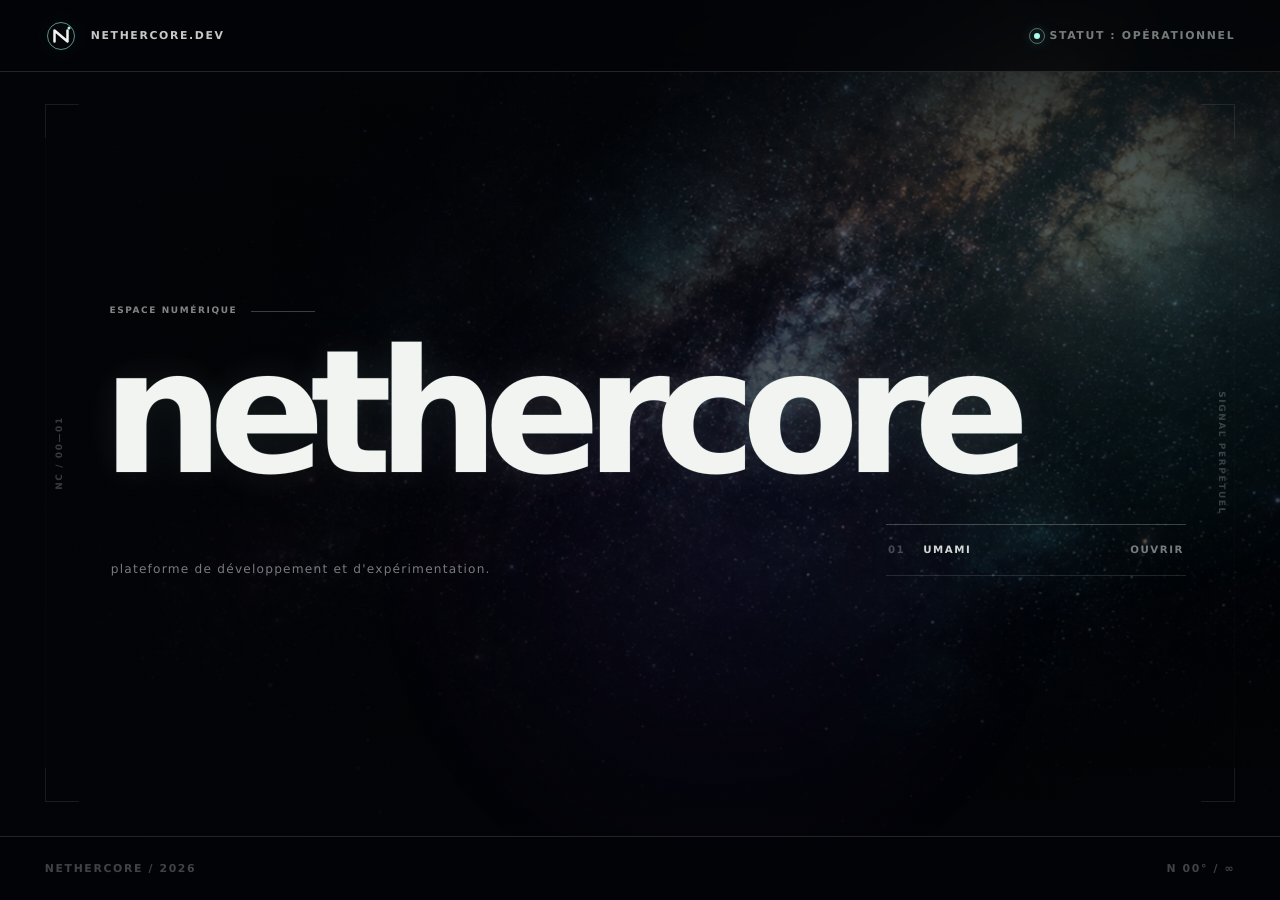
<file: index.html>
<!doctype html>
<html lang="fr" id="top">
  <head>
    <meta charset="utf-8">
    <meta name="viewport" content="width=device-width, initial-scale=1">
    <title>nethercore.dev — plateforme de développement</title>
    <meta name="description" content="Nethercore est une plateforme de développement et d'expérimentation.">
    <meta name="theme-color" content="#030407">
    <meta name="color-scheme" content="dark">
    <meta name="referrer" content="strict-origin-when-cross-origin">
    <meta name="robots" content="index,follow">
    <link rel="canonical" href="https://nethercore.dev/">

    <meta property="og:type" content="website">
    <meta property="og:site_name" content="nethercore">
    <meta property="og:title" content="nethercore.dev — plateforme de développement">
    <meta property="og:description" content="Plateforme de développement et d'expérimentation.">
    <meta property="og:url" content="https://nethercore.dev/">
    <meta property="og:image" content="https://nethercore.dev/assets/galaxy-field.png">
    <meta property="og:image:type" content="image/png">
    <meta property="og:image:width" content="1717">
    <meta property="og:image:height" content="916">
    <meta property="og:image:alt" content="Scène galactique de nethercore.dev">
    <meta name="twitter:card" content="summary_large_image">
    <meta name="twitter:title" content="nethercore.dev — plateforme de développement">
    <meta name="twitter:description" content="Plateforme de développement et d'expérimentation.">
    <meta name="twitter:image" content="https://nethercore.dev/assets/galaxy-field.png">
    <meta name="twitter:image:alt" content="Scène galactique de nethercore.dev">

    <script type="application/ld+json">
      {
        "@context": "https://schema.org",
        "@type": "WebSite",
        "name": "nethercore",
        "url": "https://nethercore.dev/",
        "description": "Plateforme de développement et d'expérimentation.",
        "inLanguage": "fr"
      }
    </script>

    <link rel="preload" href="assets/galaxy-field.png" as="image" fetchpriority="high">
    <link rel="icon" href="assets/nethercore-mark.svg" type="image/svg+xml">
    <script defer src="https://analytics.nethercore.dev/script.js" data-website-id="b2703175-0c53-4a6f-9a3f-dba105c89543"></script>
    <link rel="stylesheet" href="styles.css?v=20260807-1">
  </head>
  <body>
    <a class="skip-link" href="#main-content">Aller au contenu principal</a>

    <div class="site-shell">
      <header class="topbar">
        <a class="brand-anchor" href="#top" aria-label="Nethercore, retour en haut">
          <img class="brand-mark" src="assets/nethercore-mark.svg" alt="" width="32" height="32">
          <span>nethercore.dev</span>
        </a>

        <div class="signal-state" role="status" aria-label="Statut : opérationnel">
          <span class="signal-dot" aria-hidden="true"></span>
          <span>Statut : opérationnel</span>
        </div>
      </header>

      <main id="main-content">
        <section class="hero" aria-labelledby="site-title">
          <div class="scene" aria-hidden="true">
            <img src="assets/galaxy-field.png" alt="" width="1717" height="916">
            <div class="scene-wash"></div>
            <div class="scene-glow"></div>
          </div>

          <div class="interface-frame" aria-hidden="true">
            <span class="frame-label frame-label-left">NC / 00—01</span>
            <span class="frame-label frame-label-right">SIGNAL PERPÉTUEL</span>
          </div>

          <div class="hero-content">
            <p class="eyebrow">
              <span>espace numérique</span>
              <span class="eyebrow-line" aria-hidden="true"></span>
            </p>

            <h1 id="site-title" class="wordmark" data-text="nethercore">nethercore</h1>

            <div class="hero-meta">
              <p>plateforme de développement et d'expérimentation.</p>

              <a
                class="utility-link"
                data-project
                data-status="live"
                href="https://analytics.nethercore.dev/"
                target="_blank"
                rel="noopener noreferrer"
                aria-label="Ouvrir Umami dans un nouvel onglet"
              >
                <span class="utility-index" aria-hidden="true">01</span>
                <span class="utility-name">umami</span>
                <span class="utility-action">ouvrir</span>
              </a>
            </div>
          </div>
        </section>
      </main>

      <footer class="site-footer">
        <p>nethercore <span aria-hidden="true">/</span> <time id="current-year" datetime="2026">2026</time></p>
        <p aria-hidden="true">N 00° / ∞</p>
      </footer>
    </div>

    <script src="app.js?v=20260807-1" defer></script>
  </body>
</html>
</file>
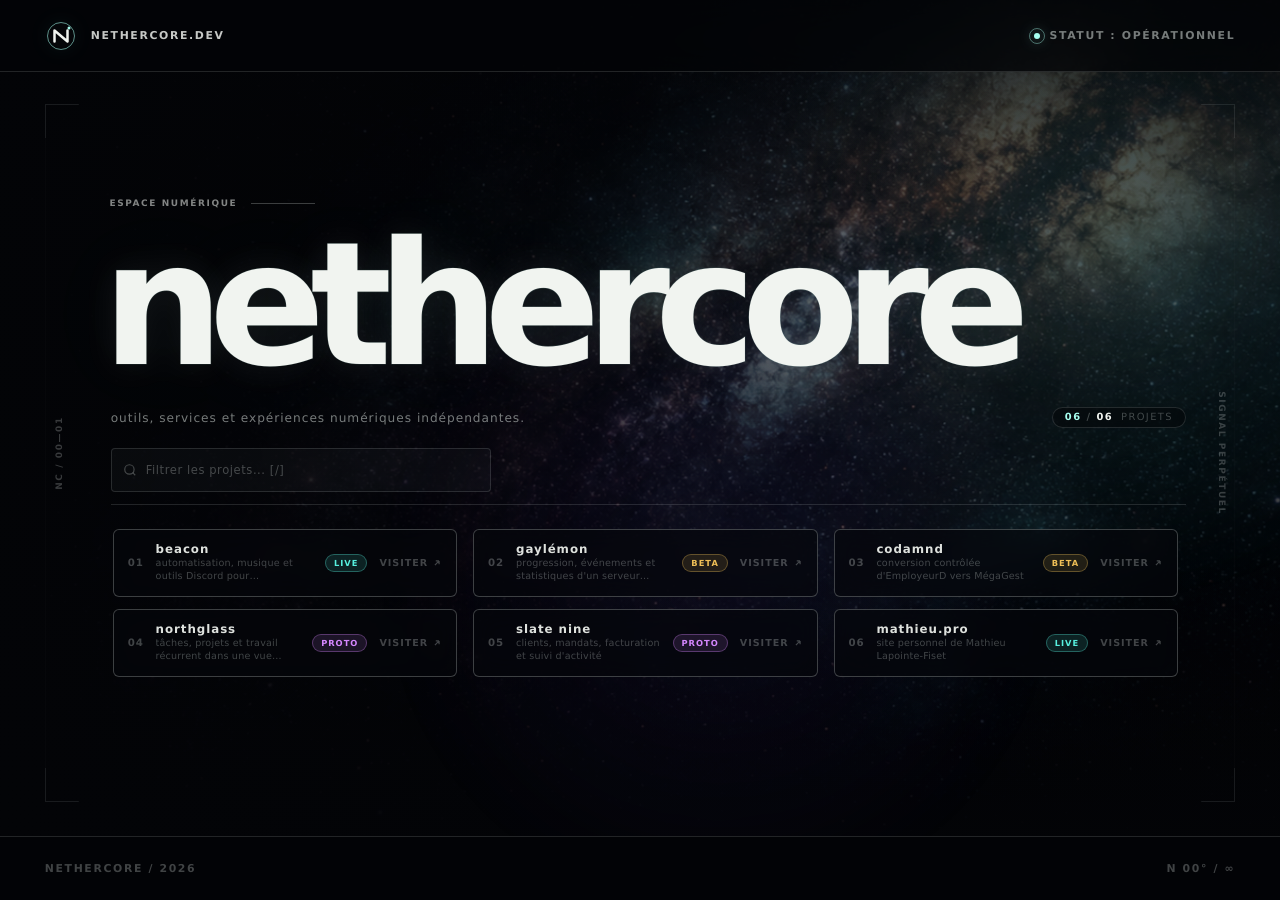
<file: public/index.html>
<!doctype html>
<html lang="fr" id="top">
  <head>
    <meta charset="utf-8">
    <meta name="viewport" content="width=device-width, initial-scale=1">
    <title>nethercore.dev — projets et outils numériques</title>
    <meta name="description" content="Nethercore rassemble des outils, des services et des expériences numériques indépendantes.">
    <meta name="theme-color" content="#030407">
    <meta name="color-scheme" content="dark">
    <meta name="referrer" content="strict-origin-when-cross-origin">
    <meta name="robots" content="index,follow">
    <link rel="canonical" href="https://nethercore.dev/">

    <meta property="og:type" content="website">
    <meta property="og:site_name" content="nethercore">
    <meta property="og:title" content="nethercore.dev — projets et outils numériques">
    <meta property="og:description" content="Outils, services et expériences numériques indépendantes.">
    <meta property="og:url" content="https://nethercore.dev/">
    <meta property="og:image" content="https://nethercore.dev/assets/galaxy-field.png">
    <meta property="og:image:type" content="image/png">
    <meta property="og:image:width" content="1717">
    <meta property="og:image:height" content="916">
    <meta property="og:image:alt" content="Scène galactique de nethercore.dev">
    <meta name="twitter:card" content="summary_large_image">
    <meta name="twitter:title" content="nethercore.dev — projets et outils numériques">
    <meta name="twitter:description" content="Outils, services et expériences numériques indépendantes.">
    <meta name="twitter:image" content="https://nethercore.dev/assets/galaxy-field.png">
    <meta name="twitter:image:alt" content="Scène galactique de nethercore.dev">

    <script type="application/ld+json">
      {
        "@context": "https://schema.org",
        "@type": "WebSite",
        "name": "nethercore",
        "url": "https://nethercore.dev/",
        "description": "Outils, services et expériences numériques indépendantes.",
        "inLanguage": "fr"
      }
    </script>

    <link rel="preload" href="assets/galaxy-field.png" as="image" fetchpriority="high">
    <link rel="icon" href="assets/nethercore-mark.svg" type="image/svg+xml">
    <script
      defer
      src="https://analytics.nethercore.dev/script.js"
      integrity="sha384-KovSIPpdrAZNHs+M91d7FOrLat5rqcpTtQUq/GLIzYwAt+eN0EQHlgdUgm/0U2j+"
      crossorigin="anonymous"
      data-website-id="b2703175-0c53-4a6f-9a3f-dba105c89543"
    ></script>
    <link rel="stylesheet" href="styles.css?v=20260812-1">
  </head>
  <body>
    <a class="skip-link" href="#main-content">Aller au contenu principal</a>

    <div class="site-shell">
      <header class="topbar">
        <a class="brand-anchor" href="#top" aria-label="Nethercore, retour en haut">
          <img class="brand-mark" src="assets/nethercore-mark.svg" alt="" width="32" height="32">
          <span>nethercore.dev</span>
        </a>

        <div class="signal-state" role="status" aria-label="Statut : opérationnel">
          <span class="signal-dot" aria-hidden="true"></span>
          <span>Statut : opérationnel</span>
        </div>
      </header>

      <main id="main-content">
        <section class="hero" aria-labelledby="site-title">
          <div class="scene" aria-hidden="true">
            <img src="assets/galaxy-field.png" alt="" width="1717" height="916">
            <div class="scene-wash"></div>
            <div class="scene-glow"></div>
          </div>

          <div class="interface-frame" aria-hidden="true">
            <span class="frame-label frame-label-left">NC / 00—01</span>
            <span class="frame-label frame-label-right">SIGNAL PERPÉTUEL</span>
          </div>

          <div class="hero-content">
            <p class="eyebrow">
              <span>espace numérique</span>
              <span class="eyebrow-line" aria-hidden="true"></span>
            </p>

            <h1 id="site-title" class="wordmark" data-text="nethercore" aria-label="nethercore">nethercore</h1>

            <div class="hero-meta">
              <div class="meta-header">
                <p class="meta-description">outils, services et expériences numériques indépendantes.</p>
                <div class="project-counter" id="project-counter" aria-live="polite">
                  <span class="counter-visible">06</span><span class="counter-separator">/</span><span class="counter-total">06</span>
                  <span class="counter-label">projets</span>
                </div>
              </div>

              <div class="project-controls" hidden>
                <div class="search-box">
                  <svg class="search-icon" aria-hidden="true" width="14" height="14" viewBox="0 0 24 24" fill="none" stroke="currentColor" stroke-width="2">
                    <circle cx="11" cy="11" r="8"></circle>
                    <line x1="21" y1="21" x2="16.65" y2="16.65"></line>
                  </svg>
                  <input
                    type="search"
                    id="project-search"
                    class="search-input"
                    placeholder="Filtrer les projets... [/]"
                    aria-label="Filtrer la liste des projets"
                    autocomplete="off"
                    spellcheck="false"
                  >
                  <button type="button" id="search-clear" class="search-clear" aria-label="Effacer la recherche" hidden>
                    &times;
                  </button>
                </div>

              </div>

              <nav class="utility-list" id="project-list" aria-label="Projets publics">
                <a
                  class="utility-link"
                  data-project
                  data-status="live"
                  data-category="discord"
                  data-name="beacon"
                  href="https://beacon.nethercore.dev/"
                  target="_blank"
                  rel="noopener noreferrer"
                  aria-label="Ouvrir le site de Beacon dans un nouvel onglet"
                >
                  <span class="utility-index" aria-hidden="true">01</span>
                  <div class="utility-info">
                    <span class="utility-name">beacon</span>
                    <span class="utility-desc">automatisation, musique et outils Discord pour communautés de jeu</span>
                  </div>
                  <span class="utility-badge badge-live">live</span>
                  <span class="utility-action" aria-hidden="true">
                    <span>visiter</span>
                    <svg width="10" height="10" viewBox="0 0 12 12" fill="none" stroke="currentColor" stroke-width="1.5"><path d="M3.5 8.5L8.5 3.5M8.5 3.5H4.5M8.5 3.5V7.5"/></svg>
                  </span>
                </a>

                <a
                  class="utility-link"
                  data-project
                  data-status="beta"
                  data-category="palworld"
                  data-name="gaylémon"
                  href="https://gaylemon.nethercore.dev/"
                  target="_blank"
                  rel="noopener noreferrer"
                  aria-label="Ouvrir Gaylémon dans un nouvel onglet"
                >
                  <span class="utility-index" aria-hidden="true">02</span>
                  <div class="utility-info">
                    <span class="utility-name">gaylémon</span>
                    <span class="utility-desc">progression, événements et statistiques d'un serveur Palworld</span>
                  </div>
                  <span class="utility-badge badge-beta">beta</span>
                  <span class="utility-action" aria-hidden="true">
                    <span>visiter</span>
                    <svg width="10" height="10" viewBox="0 0 12 12" fill="none" stroke="currentColor" stroke-width="1.5"><path d="M3.5 8.5L8.5 3.5M8.5 3.5H4.5M8.5 3.5V7.5"/></svg>
                  </span>
                </a>

                <a
                  class="utility-link"
                  data-project
                  data-status="beta"
                  data-category="windows"
                  data-name="codamnd"
                  href="https://codamnd.nethercore.dev/"
                  target="_blank"
                  rel="noopener noreferrer"
                  aria-label="Ouvrir CodaMND dans un nouvel onglet"
                >
                  <span class="utility-index" aria-hidden="true">03</span>
                  <div class="utility-info">
                    <span class="utility-name">codamnd</span>
                    <span class="utility-desc">conversion contrôlée d'EmployeurD vers MégaGest</span>
                  </div>
                  <span class="utility-badge badge-beta">beta</span>
                  <span class="utility-action" aria-hidden="true">
                    <span>visiter</span>
                    <svg width="10" height="10" viewBox="0 0 12 12" fill="none" stroke="currentColor" stroke-width="1.5"><path d="M3.5 8.5L8.5 3.5M8.5 3.5H4.5M8.5 3.5V7.5"/></svg>
                  </span>
                </a>

                <a
                  class="utility-link"
                  data-project
                  data-status="proto"
                  data-category="productivite"
                  data-name="northglass"
                  href="https://northglass.nethercore.dev/"
                  target="_blank"
                  rel="noopener noreferrer"
                  aria-label="Ouvrir Northglass dans un nouvel onglet"
                >
                  <span class="utility-index" aria-hidden="true">04</span>
                  <div class="utility-info">
                    <span class="utility-name">northglass</span>
                    <span class="utility-desc">tâches, projets et travail récurrent dans une vue claire</span>
                  </div>
                  <span class="utility-badge badge-proto">proto</span>
                  <span class="utility-action" aria-hidden="true">
                    <span>visiter</span>
                    <svg width="10" height="10" viewBox="0 0 12 12" fill="none" stroke="currentColor" stroke-width="1.5"><path d="M3.5 8.5L8.5 3.5M8.5 3.5H4.5M8.5 3.5V7.5"/></svg>
                  </span>
                </a>

                <a
                  class="utility-link"
                  data-project
                  data-status="proto"
                  data-category="gestion"
                  data-name="slate nine"
                  href="https://slate-nine.nethercore.dev/"
                  target="_blank"
                  rel="noopener noreferrer"
                  aria-label="Ouvrir Slate Nine dans un nouvel onglet"
                >
                  <span class="utility-index" aria-hidden="true">05</span>
                  <div class="utility-info">
                    <span class="utility-name">slate nine</span>
                    <span class="utility-desc">clients, mandats, facturation et suivi d'activité</span>
                  </div>
                  <span class="utility-badge badge-proto">proto</span>
                  <span class="utility-action" aria-hidden="true">
                    <span>visiter</span>
                    <svg width="10" height="10" viewBox="0 0 12 12" fill="none" stroke="currentColor" stroke-width="1.5"><path d="M3.5 8.5L8.5 3.5M8.5 3.5H4.5M8.5 3.5V7.5"/></svg>
                  </span>
                </a>

                <a
                  class="utility-link"
                  data-project
                  data-status="live"
                  data-category="personnel"
                  data-name="mathieu.pro"
                  href="https://mathieu.pro/"
                  target="_blank"
                  rel="noopener noreferrer"
                  aria-label="Ouvrir le site personnel de Mathieu Lapointe-Fiset dans un nouvel onglet"
                >
                  <span class="utility-index" aria-hidden="true">06</span>
                  <div class="utility-info">
                    <span class="utility-name">mathieu.pro</span>
                    <span class="utility-desc">site personnel de Mathieu Lapointe-Fiset</span>
                  </div>
                  <span class="utility-badge badge-live">live</span>
                  <span class="utility-action" aria-hidden="true">
                    <span>visiter</span>
                    <svg width="10" height="10" viewBox="0 0 12 12" fill="none" stroke="currentColor" stroke-width="1.5"><path d="M3.5 8.5L8.5 3.5M8.5 3.5H4.5M8.5 3.5V7.5"/></svg>
                  </span>
                </a>
              </nav>

              <div class="no-results" id="no-results" role="status" hidden>
                <p>aucun projet ne correspond à votre recherche.</p>
              </div>
            </div>
          </div>
        </section>
      </main>

      <footer class="site-footer">
        <p>nethercore <span aria-hidden="true">/</span> <time id="current-year" datetime="2026">2026</time></p>
        <p aria-hidden="true">N 00° / ∞</p>
      </footer>
    </div>

    <script src="app.js?v=20260812-1" defer></script>
  </body>
</html>
</file>
<file: styles.css>
:root {
  color-scheme: dark;
  --bg: #030407;
  --text: #f1f4f0;
  --muted: rgba(225, 232, 229, 0.52);
  --faint: rgba(225, 232, 229, 0.28);
  --line: rgba(225, 232, 229, 0.14);
  --line-strong: rgba(225, 232, 229, 0.26);
  --accent: #a7fff0;
  --accent-soft: rgba(108, 255, 231, 0.18);
  --pointer-x: 0;
  --pointer-y: 0;
  --pointer-px: 50%;
  --pointer-py: 50%;
  font-family:
    "Segoe UI Variable Display", "Segoe UI Variable", "Segoe UI", Inter,
    ui-sans-serif, system-ui, -apple-system, BlinkMacSystemFont, sans-serif;
}

* {
  box-sizing: border-box;
}

html {
  min-height: 100%;
  overflow-x: clip;
  background: var(--bg);
  scroll-behavior: smooth;
}

body {
  min-width: 280px;
  min-height: 100%;
  margin: 0;
  overflow-x: clip;
  background: var(--bg);
  color: var(--text);
  text-rendering: geometricPrecision;
}

a {
  color: inherit;
  text-decoration: none;
}

p,
h1 {
  margin: 0;
}

::selection {
  background: rgba(167, 255, 240, 0.25);
  color: var(--text);
}

:focus-visible {
  outline: 2px solid var(--accent);
  outline-offset: 6px;
}

.skip-link {
  position: fixed;
  top: 14px;
  left: 18px;
  z-index: 100;
  display: inline-flex;
  align-items: center;
  min-height: 44px;
  padding: 0 16px;
  border: 1px solid var(--accent);
  background: var(--bg);
  font-size: 0.78rem;
  font-weight: 700;
  transform: translateY(-160%);
  transition: transform 180ms ease;
}

.skip-link:focus {
  transform: translateY(0);
}

.site-shell {
  position: relative;
  min-height: 100svh;
  isolation: isolate;
  background: var(--bg);
}

.topbar,
.site-footer {
  position: relative;
  z-index: 20;
  display: flex;
  align-items: center;
  justify-content: space-between;
  min-height: 72px;
  padding-inline: clamp(20px, 3.5vw, 58px);
  background: rgba(3, 4, 7, 0.78);
  backdrop-filter: blur(18px);
  -webkit-backdrop-filter: blur(18px);
}

.topbar {
  position: absolute;
  inset: 0 0 auto;
  border-bottom: 1px solid var(--line);
}

.brand-anchor,
.signal-state,
.site-footer p {
  font-size: 0.68rem;
  font-weight: 650;
  letter-spacing: 0.15em;
  text-transform: uppercase;
}

.brand-anchor {
  display: inline-flex;
  align-items: center;
  min-height: 44px;
  gap: 14px;
  color: rgba(241, 244, 240, 0.82);
}

.brand-mark {
  display: block;
  width: 32px;
  height: 32px;
  filter: drop-shadow(0 0 10px rgba(108, 255, 231, 0.06));
  transition:
    filter 260ms ease,
    transform 260ms cubic-bezier(0.2, 0.75, 0.25, 1);
}

.brand-anchor:hover .brand-mark {
  filter: drop-shadow(0 0 11px rgba(108, 255, 231, 0.34));
  transform: rotate(-5deg) scale(1.06);
}

.signal-state {
  display: inline-flex;
  align-items: center;
  gap: 10px;
  color: var(--muted);
}

.signal-dot {
  position: relative;
  width: 6px;
  height: 6px;
  border-radius: 50%;
  background: var(--accent);
  box-shadow: 0 0 14px rgba(167, 255, 240, 0.72);
}

.signal-dot::after {
  position: absolute;
  inset: -5px;
  border: 1px solid rgba(167, 255, 240, 0.4);
  border-radius: inherit;
  content: "";
  animation: signal-pulse 2.8s ease-out infinite;
}

.hero {
  position: relative;
  display: grid;
  align-items: center;
  min-height: calc(100svh - 64px);
  padding: 118px clamp(20px, 6vw, 112px) 72px;
  isolation: isolate;
  overflow: hidden;
  background:
    radial-gradient(circle at var(--pointer-px) var(--pointer-py), rgba(127, 255, 235, 0.06), transparent 23rem),
    var(--bg);
}

.scene {
  position: absolute;
  inset: 0;
  z-index: -3;
  overflow: hidden;
  background: #05070b;
}

.scene img {
  position: absolute;
  inset: -6%;
  width: 112%;
  height: 112%;
  object-fit: cover;
  object-position: 54% 48%;
  opacity: 0.68;
  filter: saturate(0.74) contrast(1.12) brightness(0.72);
  transform: translate3d(
      calc(var(--pointer-x) * -13px),
      calc(var(--pointer-y) * -9px),
      0
    )
    scale(1.04);
  animation: scene-drift 34s cubic-bezier(0.45, 0, 0.55, 1) infinite alternate;
  will-change: transform;
}

.scene-wash,
.scene-glow {
  position: absolute;
  inset: 0;
  pointer-events: none;
}

.scene-wash {
  background:
    linear-gradient(90deg, rgba(3, 4, 7, 0.98) 0%, rgba(3, 4, 7, 0.78) 27%, rgba(3, 4, 7, 0.18) 70%, rgba(3, 4, 7, 0.48) 100%),
    linear-gradient(180deg, rgba(3, 4, 7, 0.7) 0%, transparent 24%, transparent 66%, rgba(3, 4, 7, 0.95) 100%);
}

.scene-glow {
  inset: -28%;
  background:
    radial-gradient(circle at 74% 36%, rgba(87, 240, 223, 0.13), transparent 22%),
    radial-gradient(circle at 54% 62%, rgba(105, 78, 218, 0.11), transparent 26%);
  filter: blur(30px);
  opacity: 0.72;
  transform: translate3d(
    calc(var(--pointer-x) * 22px),
    calc(var(--pointer-y) * 18px),
    0
  );
  animation: glow-drift 18s ease-in-out infinite alternate;
  will-change: transform, opacity;
}

.hero::before {
  position: absolute;
  inset: 72px 0 0;
  z-index: -1;
  content: "";
  pointer-events: none;
  background: linear-gradient(
    100deg,
    transparent 44%,
    rgba(213, 255, 249, 0.075) 50%,
    transparent 56%
  );
  transform: translateX(-125%);
  animation: signal-sweep 13s cubic-bezier(0.25, 0.7, 0.2, 1) 2s infinite;
}

.hero::after {
  position: absolute;
  inset: 72px 0 0;
  z-index: 8;
  content: "";
  pointer-events: none;
  background: repeating-linear-gradient(
    180deg,
    transparent 0,
    transparent 3px,
    rgba(255, 255, 255, 0.013) 4px
  );
  mix-blend-mode: soft-light;
}

.interface-frame {
  position: absolute;
  inset: 104px clamp(20px, 3.5vw, 58px) 34px;
  z-index: 4;
  border: 1px solid rgba(225, 232, 229, 0.1);
  pointer-events: none;
  clip-path: polygon(
    0 0,
    34px 0,
    34px 1px,
    calc(100% - 34px) 1px,
    calc(100% - 34px) 0,
    100% 0,
    100% 34px,
    calc(100% - 1px) 34px,
    calc(100% - 1px) calc(100% - 34px),
    100% calc(100% - 34px),
    100% 100%,
    calc(100% - 34px) 100%,
    calc(100% - 34px) calc(100% - 1px),
    34px calc(100% - 1px),
    34px 100%,
    0 100%,
    0 calc(100% - 34px),
    1px calc(100% - 34px),
    1px 34px,
    0 34px
  );
}

.frame-label {
  position: absolute;
  top: 50%;
  color: rgba(225, 232, 229, 0.24);
  font-size: 0.56rem;
  font-weight: 650;
  letter-spacing: 0.18em;
  white-space: nowrap;
  text-transform: uppercase;
}

.frame-label-left {
  left: 14px;
  transform: translate(-50%, -50%) rotate(-90deg);
}

.frame-label-right {
  right: 14px;
  transform: translate(50%, -50%) rotate(90deg);
}

.hero-content {
  position: relative;
  z-index: 6;
  width: min(100%, 1480px);
  margin-inline: auto;
  padding-inline: clamp(14px, 2vw, 34px);
}

.eyebrow {
  display: flex;
  align-items: center;
  width: min(430px, 48vw);
  gap: 14px;
  margin: 0 0 clamp(24px, 3.6vh, 42px) 0.55vw;
  color: rgba(241, 244, 240, 0.54);
  font-size: clamp(0.56rem, 0.65vw, 0.68rem);
  font-weight: 650;
  letter-spacing: 0.18em;
  text-transform: uppercase;
  opacity: 0;
  animation: content-reveal 1s ease-out 160ms forwards;
}

.eyebrow-line {
  width: clamp(28px, 5vw, 72px);
  height: 1px;
  background: var(--line-strong);
}

.wordmark {
  position: relative;
  display: inline-block;
  max-width: 100%;
  color: var(--text);
  font-size: clamp(3.7rem, 13.4vw, 13.6rem);
  font-weight: 570;
  line-height: 0.76;
  letter-spacing: -0.088em;
  white-space: nowrap;
  text-transform: lowercase;
  text-shadow:
    0 0 34px rgba(241, 244, 240, 0.08),
    0 0 100px rgba(108, 255, 231, 0.05);
  opacity: 0;
  transform: translateY(28px);
  animation: wordmark-arrive 1.4s cubic-bezier(0.18, 0.78, 0.24, 1) 80ms forwards;
  will-change: transform;
}

.wordmark::after {
  position: absolute;
  inset: 0;
  z-index: -1;
  content: attr(data-text);
  color: transparent;
  -webkit-text-stroke: 1px rgba(167, 255, 240, 0.14);
  text-shadow: none;
  transform: translate3d(
    calc(var(--pointer-x) * 3px),
    calc(var(--pointer-y) * 2px),
    0
  );
  transition: transform 80ms linear;
}

.hero-meta {
  display: grid;
  grid-template-columns: 1fr auto;
  align-items: end;
  gap: 32px;
  width: min(100%, 1110px);
  margin: clamp(34px, 5vh, 64px) 0 0 0.65vw;
  opacity: 0;
  animation: content-reveal 1s ease-out 460ms forwards;
}

.hero-meta > p {
  color: var(--muted);
  font-size: clamp(0.76rem, 0.9vw, 0.9rem);
  font-weight: 450;
  letter-spacing: 0.1em;
  text-transform: lowercase;
}

.utility-link {
  display: grid;
  grid-template-columns: auto minmax(72px, 1fr) auto;
  align-items: center;
  min-width: min(300px, 34vw);
  min-height: 52px;
  gap: 18px;
  padding: 0 2px;
  border-top: 1px solid var(--line-strong);
  border-bottom: 1px solid var(--line);
  color: var(--muted);
  font-size: 0.64rem;
  font-weight: 680;
  letter-spacing: 0.15em;
  text-transform: uppercase;
  transition:
    border-color 260ms ease,
    color 260ms ease,
    padding 260ms cubic-bezier(0.2, 0.75, 0.25, 1);
}

.utility-index {
  color: var(--faint);
  font-variant-numeric: tabular-nums;
}

.utility-name {
  color: rgba(241, 244, 240, 0.88);
}

.utility-action {
  transition: color 260ms ease;
}

.utility-link:hover {
  padding-inline: 8px;
  border-color: rgba(167, 255, 240, 0.56);
  color: var(--text);
}

.utility-link:hover .utility-action {
  color: var(--accent);
}

.site-footer {
  min-height: 64px;
  border-top: 1px solid var(--line);
  color: var(--faint);
}

html[data-visibility="hidden"] * {
  animation-play-state: paused !important;
}

@keyframes wordmark-arrive {
  0% {
    opacity: 0;
    filter: blur(10px);
    transform: translateY(28px);
    letter-spacing: -0.12em;
  }

  100% {
    opacity: 1;
    filter: blur(0);
    transform: translateY(0);
    letter-spacing: -0.088em;
  }
}

@keyframes content-reveal {
  from {
    opacity: 0;
    transform: translateY(10px);
  }

  to {
    opacity: 1;
    transform: translateY(0);
  }
}

@keyframes scene-drift {
  from {
    transform: translate3d(
        calc(var(--pointer-x) * -13px),
        calc(var(--pointer-y) * -9px),
        0
      )
      scale(1.04);
  }

  to {
    transform: translate3d(
        calc(var(--pointer-x) * -13px - 0.8%),
        calc(var(--pointer-y) * -9px + 0.6%),
        0
      )
      scale(1.09);
  }
}

@keyframes glow-drift {
  from {
    opacity: 0.52;
  }

  to {
    opacity: 0.86;
  }
}

@keyframes signal-sweep {
  0%,
  58% {
    transform: translateX(-125%);
  }

  82%,
  100% {
    transform: translateX(125%);
  }
}

@keyframes signal-pulse {
  0% {
    opacity: 0.6;
    transform: scale(0.55);
  }

  75%,
  100% {
    opacity: 0;
    transform: scale(1.55);
  }
}

@media (max-width: 780px) {
  .topbar,
  .site-footer {
    min-height: 64px;
    padding-inline: 18px;
  }

  .brand-anchor {
    gap: 10px;
  }

  .brand-mark {
    width: 30px;
    height: 30px;
  }

  .signal-state {
    font-size: 0;
    gap: 0;
  }

  .signal-dot {
    width: 7px;
    height: 7px;
  }

  .hero {
    min-height: calc(100svh - 64px);
    padding: 108px 22px 64px;
  }

  .hero::before,
  .hero::after {
    inset-block-start: 64px;
  }

  .interface-frame {
    inset: 88px 18px 24px;
  }

  .frame-label {
    display: none;
  }

  .scene img {
    inset: -8%;
    width: 116%;
    height: 116%;
    object-position: 62% center;
    opacity: 0.63;
  }

  .scene-wash {
    background:
      linear-gradient(90deg, rgba(3, 4, 7, 0.92) 0%, rgba(3, 4, 7, 0.58) 48%, rgba(3, 4, 7, 0.34) 100%),
      linear-gradient(180deg, rgba(3, 4, 7, 0.75) 0%, transparent 28%, rgba(3, 4, 7, 0.18) 62%, rgba(3, 4, 7, 0.96) 100%);
  }

  .hero-content {
    padding-inline: 10px;
  }

  .eyebrow {
    width: min(100%, 360px);
    margin-bottom: 30px;
    gap: 10px;
    font-size: 0.52rem;
  }

  .eyebrow-line {
    width: 28px;
  }

  .wordmark {
    font-size: clamp(3.55rem, 18vw, 7.1rem);
    letter-spacing: -0.09em;
  }

  .hero-meta {
    grid-template-columns: 1fr;
    align-items: start;
    gap: clamp(30px, 8vh, 58px);
    margin-top: 34px;
  }

  .utility-link {
    width: 100%;
    min-width: 0;
  }

  .site-footer p:last-child {
    display: none;
  }
}

@media (max-width: 380px) {
  .brand-anchor > span:last-child {
    display: none;
  }

  .hero {
    padding-inline: 18px;
  }

  .hero-content {
    padding-inline: 8px;
  }

  .eyebrow {
    letter-spacing: 0.12em;
  }

  .wordmark {
    font-size: clamp(3.2rem, 17.8vw, 4.25rem);
  }
}

@media (min-width: 1900px) {
  .hero-content {
    width: min(88vw, 1720px);
  }

  .wordmark {
    font-size: clamp(12rem, 12vw, 16rem);
  }
}

@media (prefers-reduced-motion: reduce) {
  *,
  *::before,
  *::after {
    scroll-behavior: auto !important;
    animation-duration: 0.01ms !important;
    animation-iteration-count: 1 !important;
    animation-delay: 0ms !important;
    transition-duration: 0.01ms !important;
  }

  .scene img,
  .scene-glow,
  .wordmark::after {
    transform: none;
  }
}
</file>
<file: public/styles.css>
:root {
  color-scheme: dark;
  --bg: #030407;
  --text: #f1f4f0;
  --muted: rgba(225, 232, 229, 0.52);
  --faint: rgba(225, 232, 229, 0.28);
  --line: rgba(225, 232, 229, 0.14);
  --line-strong: rgba(225, 232, 229, 0.26);
  --accent: #a7fff0;
  --accent-soft: rgba(108, 255, 231, 0.18);
  --pointer-x: 0;
  --pointer-y: 0;
  --pointer-px: 50%;
  --pointer-py: 50%;
  font-family:
    "Segoe UI Variable Display", "Segoe UI Variable", "Segoe UI", Inter,
    ui-sans-serif, system-ui, -apple-system, BlinkMacSystemFont, sans-serif;
}

* {
  box-sizing: border-box;
}

html {
  min-height: 100%;
  overflow-x: clip;
  background: var(--bg);
  scroll-behavior: smooth;
}

body {
  min-width: 280px;
  min-height: 100%;
  margin: 0;
  overflow-x: clip;
  background: var(--bg);
  color: var(--text);
  text-rendering: geometricPrecision;
}

a {
  color: inherit;
  text-decoration: none;
}

p,
h1 {
  margin: 0;
}

::selection {
  background: rgba(167, 255, 240, 0.25);
  color: var(--text);
}

:focus-visible {
  outline: 2px solid var(--accent);
  outline-offset: 6px;
}

.skip-link {
  position: fixed;
  top: 14px;
  left: 18px;
  z-index: 100;
  display: inline-flex;
  align-items: center;
  min-height: 44px;
  padding: 0 16px;
  border: 1px solid var(--accent);
  background: var(--bg);
  font-size: 0.78rem;
  font-weight: 700;
  transform: translateY(-160%);
  transition: transform 180ms ease;
}

.skip-link:focus {
  transform: translateY(0);
}

.site-shell {
  position: relative;
  min-height: 100svh;
  isolation: isolate;
  background: var(--bg);
}

.topbar,
.site-footer {
  position: relative;
  z-index: 20;
  display: flex;
  align-items: center;
  justify-content: space-between;
  min-height: 72px;
  padding-inline: clamp(20px, 3.5vw, 58px);
  background: rgba(3, 4, 7, 0.78);
  backdrop-filter: blur(18px);
  -webkit-backdrop-filter: blur(18px);
}

.topbar {
  position: absolute;
  inset: 0 0 auto;
  border-bottom: 1px solid var(--line);
}

.brand-anchor,
.signal-state,
.site-footer p {
  font-size: 0.68rem;
  font-weight: 650;
  letter-spacing: 0.15em;
  text-transform: uppercase;
}

.brand-anchor {
  display: inline-flex;
  align-items: center;
  min-height: 44px;
  gap: 14px;
  color: rgba(241, 244, 240, 0.82);
}

.brand-mark {
  display: block;
  width: 32px;
  height: 32px;
  filter: drop-shadow(0 0 10px rgba(108, 255, 231, 0.06));
  transition:
    filter 260ms ease,
    transform 260ms cubic-bezier(0.2, 0.75, 0.25, 1);
}

.brand-anchor:hover .brand-mark {
  filter: drop-shadow(0 0 11px rgba(108, 255, 231, 0.34));
  transform: rotate(-5deg) scale(1.06);
}

.signal-state {
  display: inline-flex;
  align-items: center;
  gap: 10px;
  color: var(--muted);
}

.signal-dot {
  position: relative;
  width: 6px;
  height: 6px;
  border-radius: 50%;
  background: var(--accent);
  box-shadow: 0 0 14px rgba(167, 255, 240, 0.72);
}

.signal-dot::after {
  position: absolute;
  inset: -5px;
  border: 1px solid rgba(167, 255, 240, 0.4);
  border-radius: inherit;
  content: "";
  animation: signal-pulse 2.8s ease-out infinite;
}

.hero {
  position: relative;
  display: grid;
  align-items: center;
  min-height: calc(100svh - 64px);
  padding: 118px clamp(20px, 6vw, 112px) 72px;
  isolation: isolate;
  overflow: hidden;
  background:
    radial-gradient(circle at var(--pointer-px) var(--pointer-py), rgba(127, 255, 235, 0.06), transparent 23rem),
    var(--bg);
}

.scene {
  position: absolute;
  inset: 0;
  z-index: -3;
  overflow: hidden;
  background: #05070b;
}

.scene img {
  position: absolute;
  inset: -6%;
  width: 112%;
  height: 112%;
  object-fit: cover;
  object-position: 54% 48%;
  opacity: 0.68;
  filter: saturate(0.74) contrast(1.12) brightness(0.72);
  transform: translate3d(
      calc(var(--pointer-x) * -13px),
      calc(var(--pointer-y) * -9px),
      0
    )
    scale(1.04);
  animation: scene-drift 34s cubic-bezier(0.45, 0, 0.55, 1) infinite alternate;
  will-change: transform;
}

.scene-wash,
.scene-glow {
  position: absolute;
  inset: 0;
  pointer-events: none;
}

.scene-wash {
  background:
    linear-gradient(90deg, rgba(3, 4, 7, 0.98) 0%, rgba(3, 4, 7, 0.78) 27%, rgba(3, 4, 7, 0.18) 70%, rgba(3, 4, 7, 0.48) 100%),
    linear-gradient(180deg, rgba(3, 4, 7, 0.7) 0%, transparent 24%, transparent 66%, rgba(3, 4, 7, 0.95) 100%);
}

.scene-glow {
  inset: -28%;
  background:
    radial-gradient(circle at 74% 36%, rgba(87, 240, 223, 0.13), transparent 22%),
    radial-gradient(circle at 54% 62%, rgba(105, 78, 218, 0.11), transparent 26%);
  filter: blur(30px);
  opacity: 0.72;
  transform: translate3d(
    calc(var(--pointer-x) * 22px),
    calc(var(--pointer-y) * 18px),
    0
  );
  animation: glow-drift 18s ease-in-out infinite alternate;
  will-change: transform, opacity;
}

.hero::before {
  position: absolute;
  inset: 72px 0 0;
  z-index: -1;
  content: "";
  pointer-events: none;
  background: linear-gradient(
    100deg,
    transparent 44%,
    rgba(213, 255, 249, 0.075) 50%,
    transparent 56%
  );
  transform: translateX(-125%);
  animation: signal-sweep 13s cubic-bezier(0.25, 0.7, 0.2, 1) 2s infinite;
}

.hero::after {
  position: absolute;
  inset: 72px 0 0;
  z-index: 8;
  content: "";
  pointer-events: none;
  background: repeating-linear-gradient(
    180deg,
    transparent 0,
    transparent 3px,
    rgba(255, 255, 255, 0.013) 4px
  );
  mix-blend-mode: soft-light;
}

.interface-frame {
  position: absolute;
  inset: 104px clamp(20px, 3.5vw, 58px) 34px;
  z-index: 4;
  border: 1px solid rgba(225, 232, 229, 0.1);
  pointer-events: none;
  clip-path: polygon(
    0 0,
    34px 0,
    34px 1px,
    calc(100% - 34px) 1px,
    calc(100% - 34px) 0,
    100% 0,
    100% 34px,
    calc(100% - 1px) 34px,
    calc(100% - 1px) calc(100% - 34px),
    100% calc(100% - 34px),
    100% 100%,
    calc(100% - 34px) 100%,
    calc(100% - 34px) calc(100% - 1px),
    34px calc(100% - 1px),
    34px 100%,
    0 100%,
    0 calc(100% - 34px),
    1px calc(100% - 34px),
    1px 34px,
    0 34px
  );
}

.frame-label {
  position: absolute;
  top: 50%;
  color: rgba(225, 232, 229, 0.24);
  font-size: 0.56rem;
  font-weight: 650;
  letter-spacing: 0.18em;
  white-space: nowrap;
  text-transform: uppercase;
}

.frame-label-left {
  left: 14px;
  transform: translate(-50%, -50%) rotate(-90deg);
}

.frame-label-right {
  right: 14px;
  transform: translate(50%, -50%) rotate(90deg);
}

.hero-content {
  position: relative;
  z-index: 6;
  width: min(100%, 1480px);
  margin-inline: auto;
  padding-inline: clamp(14px, 2vw, 34px);
}

.eyebrow {
  display: flex;
  align-items: center;
  width: min(430px, 48vw);
  gap: 14px;
  margin: 0 0 clamp(24px, 3.6vh, 42px) 0.55vw;
  color: rgba(241, 244, 240, 0.54);
  font-size: clamp(0.56rem, 0.65vw, 0.68rem);
  font-weight: 650;
  letter-spacing: 0.18em;
  text-transform: uppercase;
  opacity: 0;
  animation: content-reveal 1s ease-out 160ms forwards;
}

.eyebrow-line {
  width: clamp(28px, 5vw, 72px);
  height: 1px;
  background: var(--line-strong);
}

.wordmark {
  position: relative;
  display: inline-block;
  max-width: 100%;
  color: var(--text);
  font-size: clamp(3.7rem, 13.4vw, 13.6rem);
  font-weight: 570;
  line-height: 0.76;
  letter-spacing: -0.088em;
  white-space: nowrap;
  text-transform: lowercase;
  text-shadow:
    0 0 34px rgba(241, 244, 240, 0.08),
    0 0 100px rgba(108, 255, 231, 0.05);
  opacity: 0;
  transform: translateY(28px);
  animation: wordmark-arrive 1.4s cubic-bezier(0.18, 0.78, 0.24, 1) 80ms forwards;
  will-change: transform;
}

.wordmark::after {
  position: absolute;
  inset: 0;
  z-index: -1;
  content: attr(data-text);
  color: transparent;
  -webkit-text-stroke: 1px rgba(167, 255, 240, 0.14);
  text-shadow: none;
  transform: translate3d(
    calc(var(--pointer-x) * 3px),
    calc(var(--pointer-y) * 2px),
    0
  );
  transition: transform 80ms linear;
}

.hero-meta {
  display: flex;
  flex-direction: column;
  gap: 20px;
  width: min(100%, 1160px);
  margin: clamp(28px, 4vh, 48px) 0 0 0.65vw;
  opacity: 0;
  animation: content-reveal 1s ease-out 460ms forwards;
}

.meta-header {
  display: flex;
  align-items: center;
  justify-content: space-between;
  gap: 16px;
  flex-wrap: wrap;
}

.meta-description {
  color: var(--muted);
  font-size: clamp(0.76rem, 0.88vw, 0.9rem);
  font-weight: 450;
  letter-spacing: 0.08em;
  text-transform: lowercase;
}

.project-counter {
  display: inline-flex;
  align-items: center;
  gap: 5px;
  padding: 4px 12px;
  border: 1px solid var(--line);
  border-radius: 20px;
  background: rgba(3, 4, 7, 0.5);
  backdrop-filter: blur(8px);
  font-size: 0.62rem;
  font-weight: 700;
  letter-spacing: 0.14em;
  text-transform: uppercase;
  color: var(--muted);
}

.counter-visible {
  color: var(--accent);
}

.counter-separator {
  color: var(--faint);
}

.counter-total {
  color: var(--text);
}

.counter-label {
  margin-left: 3px;
  color: var(--faint);
  font-weight: 500;
}

.project-controls {
  display: flex;
  align-items: center;
  justify-content: space-between;
  gap: 16px;
  flex-wrap: wrap;
  padding-bottom: 12px;
  border-bottom: 1px solid var(--line);
}

.project-controls[hidden],
.search-clear[hidden] {
  display: none;
}

.search-box {
  position: relative;
  display: flex;
  align-items: center;
  flex: 1 1 240px;
  max-width: 380px;
}

.search-icon {
  position: absolute;
  left: 12px;
  color: var(--faint);
  pointer-events: none;
  transition: color 200ms ease;
}

.search-box:focus-within .search-icon {
  color: var(--accent);
}

.search-input {
  width: 100%;
  height: 44px;
  padding: 0 44px 0 34px;
  border: 1px solid var(--line);
  border-radius: 4px;
  background: rgba(225, 232, 229, 0.03);
  color: var(--text);
  font-family: inherit;
  font-size: 0.72rem;
  letter-spacing: 0.05em;
  transition: border-color 200ms ease, background 200ms ease, box-shadow 200ms ease;
}

.search-input::placeholder {
  color: var(--faint);
}

.search-input:focus {
  outline: none;
  border-color: rgba(167, 255, 240, 0.55);
  background: rgba(167, 255, 240, 0.04);
  box-shadow: 0 0 14px rgba(108, 255, 231, 0.12);
}

.search-clear {
  position: absolute;
  right: 0;
  display: inline-flex;
  align-items: center;
  justify-content: center;
  width: 44px;
  height: 44px;
  padding: 0;
  border: none;
  background: transparent;
  color: var(--faint);
  font-size: 1.1rem;
  line-height: 1;
  cursor: pointer;
  border-radius: 50%;
  transition: color 180ms ease, background 180ms ease;
}

.search-clear:hover {
  color: var(--text);
  background: rgba(255, 255, 255, 0.1);
}

.utility-list {
  display: grid;
  grid-template-columns: repeat(auto-fill, minmax(320px, 1fr));
  gap: 12px 16px;
  padding: 6px 8px 6px 2px;
  margin-top: -2px;
}

.utility-link {
  display: grid;
  grid-template-columns: auto minmax(0, 1fr) auto auto;
  align-items: center;
  gap: 12px;
  min-height: 68px;
  padding: 10px 14px;
  border: 1px solid var(--line-strong);
  border-radius: 6px;
  background: rgba(5, 7, 11, 0.65);
  backdrop-filter: blur(12px);
  -webkit-backdrop-filter: blur(12px);
  color: var(--muted);
  transition:
    border-color 200ms ease,
    background 200ms ease,
    transform 200ms cubic-bezier(0.2, 0.75, 0.25, 1),
    box-shadow 200ms ease;
}

.utility-link[hidden] {
  display: none !important;
}

.utility-index {
  color: var(--faint);
  font-size: 0.64rem;
  font-weight: 700;
  font-variant-numeric: tabular-nums;
  letter-spacing: 0.08em;
}

.utility-info {
  display: flex;
  flex-direction: column;
  gap: 2px;
  min-width: 0;
}

.utility-name {
  overflow: hidden;
  color: rgba(241, 244, 240, 0.92);
  font-size: 0.74rem;
  font-weight: 680;
  letter-spacing: 0.08em;
  text-overflow: ellipsis;
  white-space: nowrap;
  text-transform: lowercase;
}

.utility-desc {
  display: -webkit-box;
  overflow: hidden;
  color: var(--faint);
  font-size: 0.6rem;
  font-weight: 450;
  line-height: 1.35;
  letter-spacing: 0.02em;
  -webkit-box-orient: vertical;
  -webkit-line-clamp: 2;
}

.utility-badge {
  display: inline-flex;
  align-items: center;
  justify-content: center;
  height: 18px;
  padding: 0 8px;
  border-radius: 10px;
  font-size: 0.52rem;
  font-weight: 750;
  letter-spacing: 0.12em;
  text-transform: uppercase;
}

.badge-live {
  border: 1px solid rgba(87, 240, 223, 0.32);
  background: rgba(87, 240, 223, 0.12);
  color: #57f0df;
}

.badge-beta {
  border: 1px solid rgba(240, 192, 87, 0.32);
  background: rgba(240, 192, 87, 0.12);
  color: #f0c057;
}

.badge-proto {
  border: 1px solid rgba(213, 135, 255, 0.32);
  background: rgba(213, 135, 255, 0.12);
  color: #d587ff;
}

.utility-action {
  display: inline-flex;
  align-items: center;
  gap: 4px;
  color: var(--faint);
  font-size: 0.6rem;
  font-weight: 650;
  letter-spacing: 0.1em;
  text-transform: uppercase;
  transition: color 200ms ease, transform 200ms ease;
}

.utility-link:hover,
.utility-link:focus-visible {
  border-color: var(--accent);
  background: rgba(167, 255, 240, 0.08);
  box-shadow:
    0 4px 20px rgba(0, 0, 0, 0.5),
    0 0 16px rgba(167, 255, 240, 0.28);
  transform: translateY(-2px);
  outline: none;
}

.utility-link:hover .utility-name,
.utility-link:focus-visible .utility-name {
  color: var(--text);
}

.utility-link:hover .utility-desc,
.utility-link:focus-visible .utility-desc {
  color: rgba(241, 244, 240, 0.72);
}

.utility-link:hover .utility-action,
.utility-link:focus-visible .utility-action {
  color: var(--accent);
  transform: translateX(2px);
}

.no-results {
  padding: 32px 16px;
  border: 1px dashed var(--line);
  border-radius: 6px;
  text-align: center;
  color: var(--muted);
  font-size: 0.74rem;
  letter-spacing: 0.08em;
}

.site-footer {
  min-height: 64px;
  border-top: 1px solid var(--line);
  color: var(--faint);
}

html[data-visibility="hidden"] * {
  animation-play-state: paused !important;
}

@keyframes wordmark-arrive {
  0% {
    opacity: 0;
    filter: blur(10px);
    transform: translateY(28px);
    letter-spacing: -0.12em;
  }

  100% {
    opacity: 1;
    filter: blur(0);
    transform: translateY(0);
    letter-spacing: -0.088em;
  }
}

@keyframes content-reveal {
  from {
    opacity: 0;
    transform: translateY(10px);
  }

  to {
    opacity: 1;
    transform: translateY(0);
  }
}

@keyframes scene-drift {
  from {
    transform: translate3d(
        calc(var(--pointer-x) * -13px),
        calc(var(--pointer-y) * -9px),
        0
      )
      scale(1.04);
  }

  to {
    transform: translate3d(
        calc(var(--pointer-x) * -13px - 0.8%),
        calc(var(--pointer-y) * -9px + 0.6%),
        0
      )
      scale(1.09);
  }
}

@keyframes glow-drift {
  from {
    opacity: 0.52;
  }

  to {
    opacity: 0.86;
  }
}

@keyframes signal-sweep {
  0%,
  58% {
    transform: translateX(-125%);
  }

  82%,
  100% {
    transform: translateX(125%);
  }
}

@keyframes signal-pulse {
  0% {
    opacity: 0.6;
    transform: scale(0.55);
  }

  75%,
  100% {
    opacity: 0;
    transform: scale(1.55);
  }
}

@media (max-width: 780px) {
  .topbar,
  .site-footer {
    min-height: 64px;
    padding-inline: 18px;
  }

  .brand-anchor {
    gap: 10px;
  }

  .brand-mark {
    width: 30px;
    height: 30px;
  }

  .signal-state {
    font-size: 0;
    gap: 0;
  }

  .signal-dot {
    width: 7px;
    height: 7px;
  }

  .hero {
    min-height: calc(100svh - 64px);
    padding: 108px 22px 64px;
  }

  .hero::before,
  .hero::after {
    inset-block-start: 64px;
  }

  .interface-frame {
    inset: 88px 18px 24px;
  }

  .frame-label {
    display: none;
  }

  .scene img {
    inset: -8%;
    width: 116%;
    height: 116%;
    object-position: 62% center;
    opacity: 0.63;
  }

  .scene-wash {
    background:
      linear-gradient(90deg, rgba(3, 4, 7, 0.92) 0%, rgba(3, 4, 7, 0.58) 48%, rgba(3, 4, 7, 0.34) 100%),
      linear-gradient(180deg, rgba(3, 4, 7, 0.75) 0%, transparent 28%, rgba(3, 4, 7, 0.18) 62%, rgba(3, 4, 7, 0.96) 100%);
  }

  .hero-content {
    padding-inline: 10px;
  }

  .eyebrow {
    width: min(100%, 360px);
    margin-bottom: 30px;
    gap: 10px;
    font-size: 0.52rem;
  }

  .eyebrow-line {
    width: 28px;
  }

  .wordmark {
    font-size: clamp(3.55rem, 18vw, 7.1rem);
    letter-spacing: -0.09em;
  }

  .hero-meta {
    gap: 16px;
    margin-top: 24px;
  }

  .project-controls {
    flex-direction: column;
    align-items: stretch;
    gap: 12px;
  }

  .search-box {
    flex: none;
    width: 100%;
    max-width: 100%;
  }

  .utility-list {
    grid-template-columns: 1fr;
  }

  .site-footer p:last-child {
    display: none;
  }
}

@media (max-width: 380px) {
  .brand-anchor > span:last-child {
    display: none;
  }

  .hero {
    padding-inline: 18px;
  }

  .hero-content {
    padding-inline: 8px;
  }

  .eyebrow {
    letter-spacing: 0.12em;
  }

  .wordmark {
    font-size: clamp(3.2rem, 17.8vw, 4.25rem);
  }
}

@media (min-width: 1900px) {
  .hero-content {
    width: min(88vw, 1720px);
  }

  .wordmark {
    font-size: clamp(12rem, 12vw, 16rem);
  }
}

@media (prefers-reduced-motion: reduce) {
  *,
  *::before,
  *::after {
    scroll-behavior: auto !important;
    animation-duration: 0.01ms !important;
    animation-iteration-count: 1 !important;
    animation-delay: 0ms !important;
    transition-duration: 0.01ms !important;
  }

  .scene img,
  .scene-glow,
  .wordmark::after {
    transform: none;
  }
}
</file>
